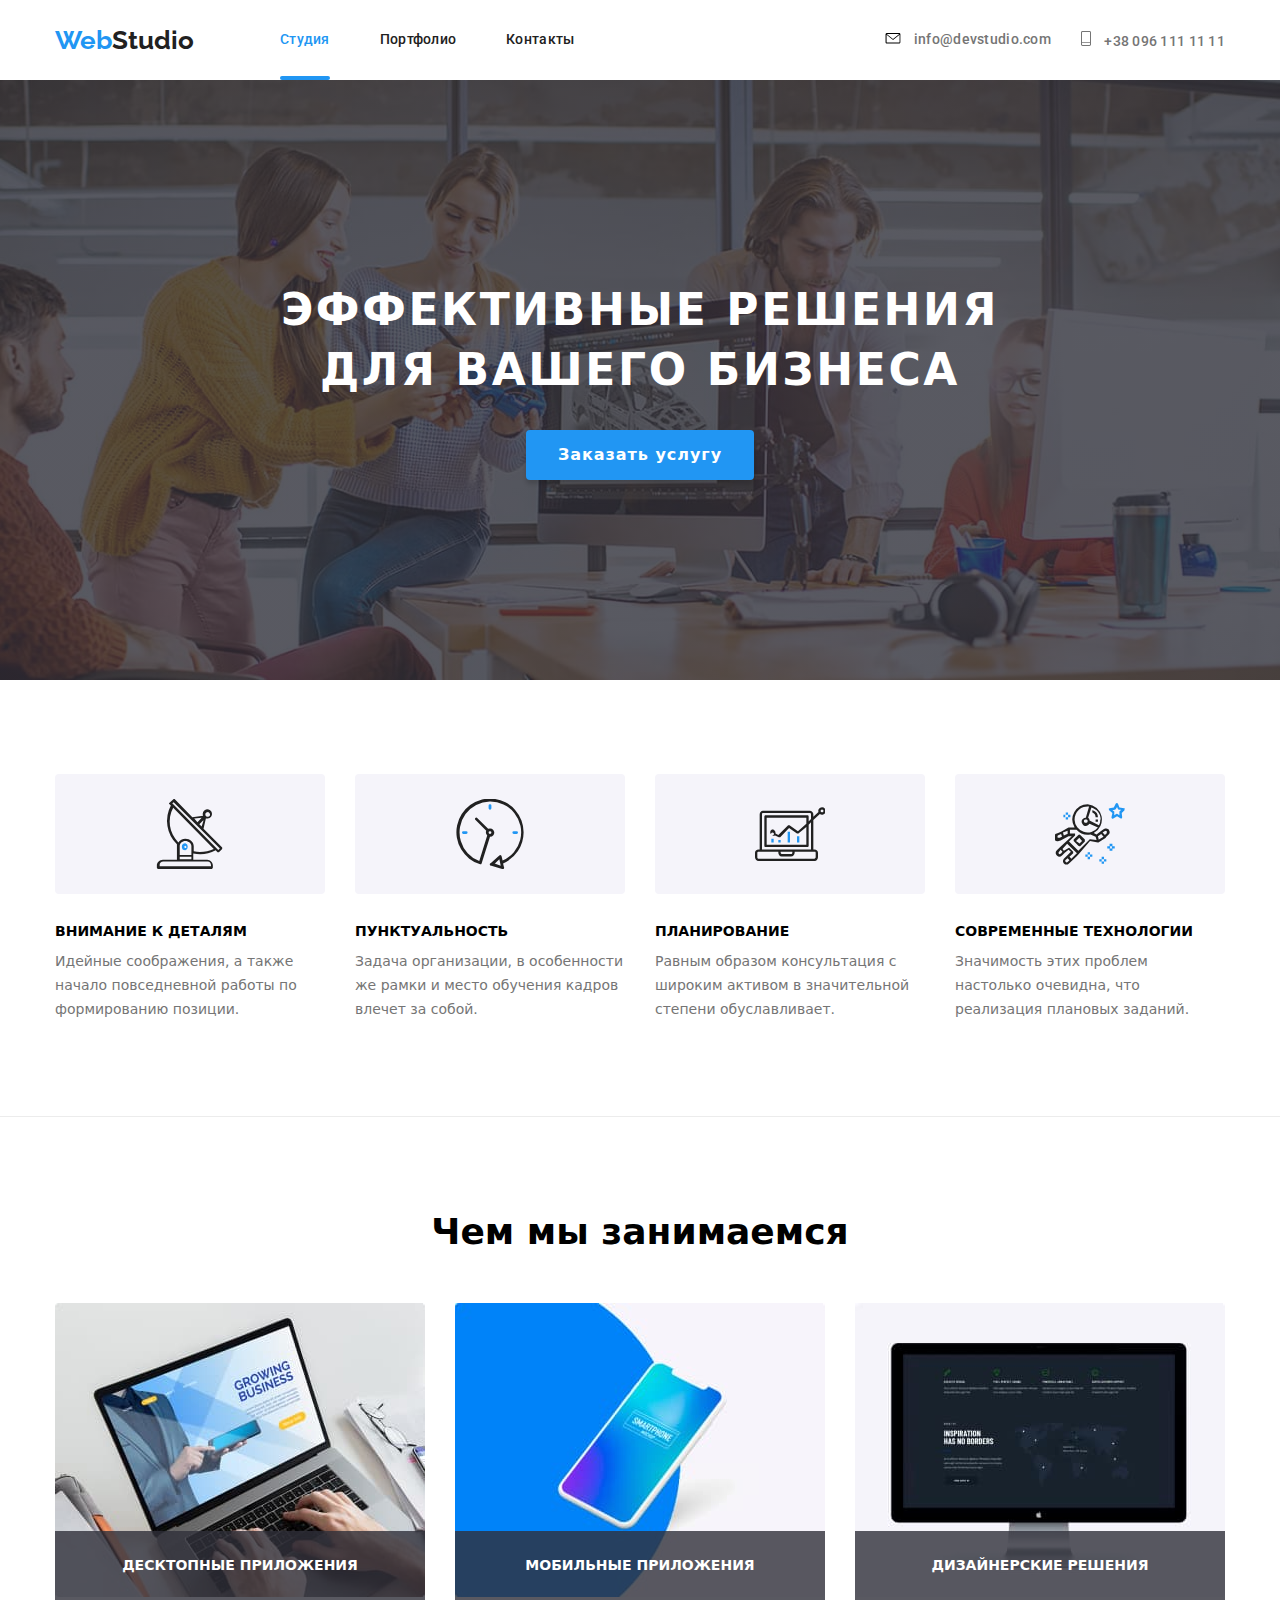
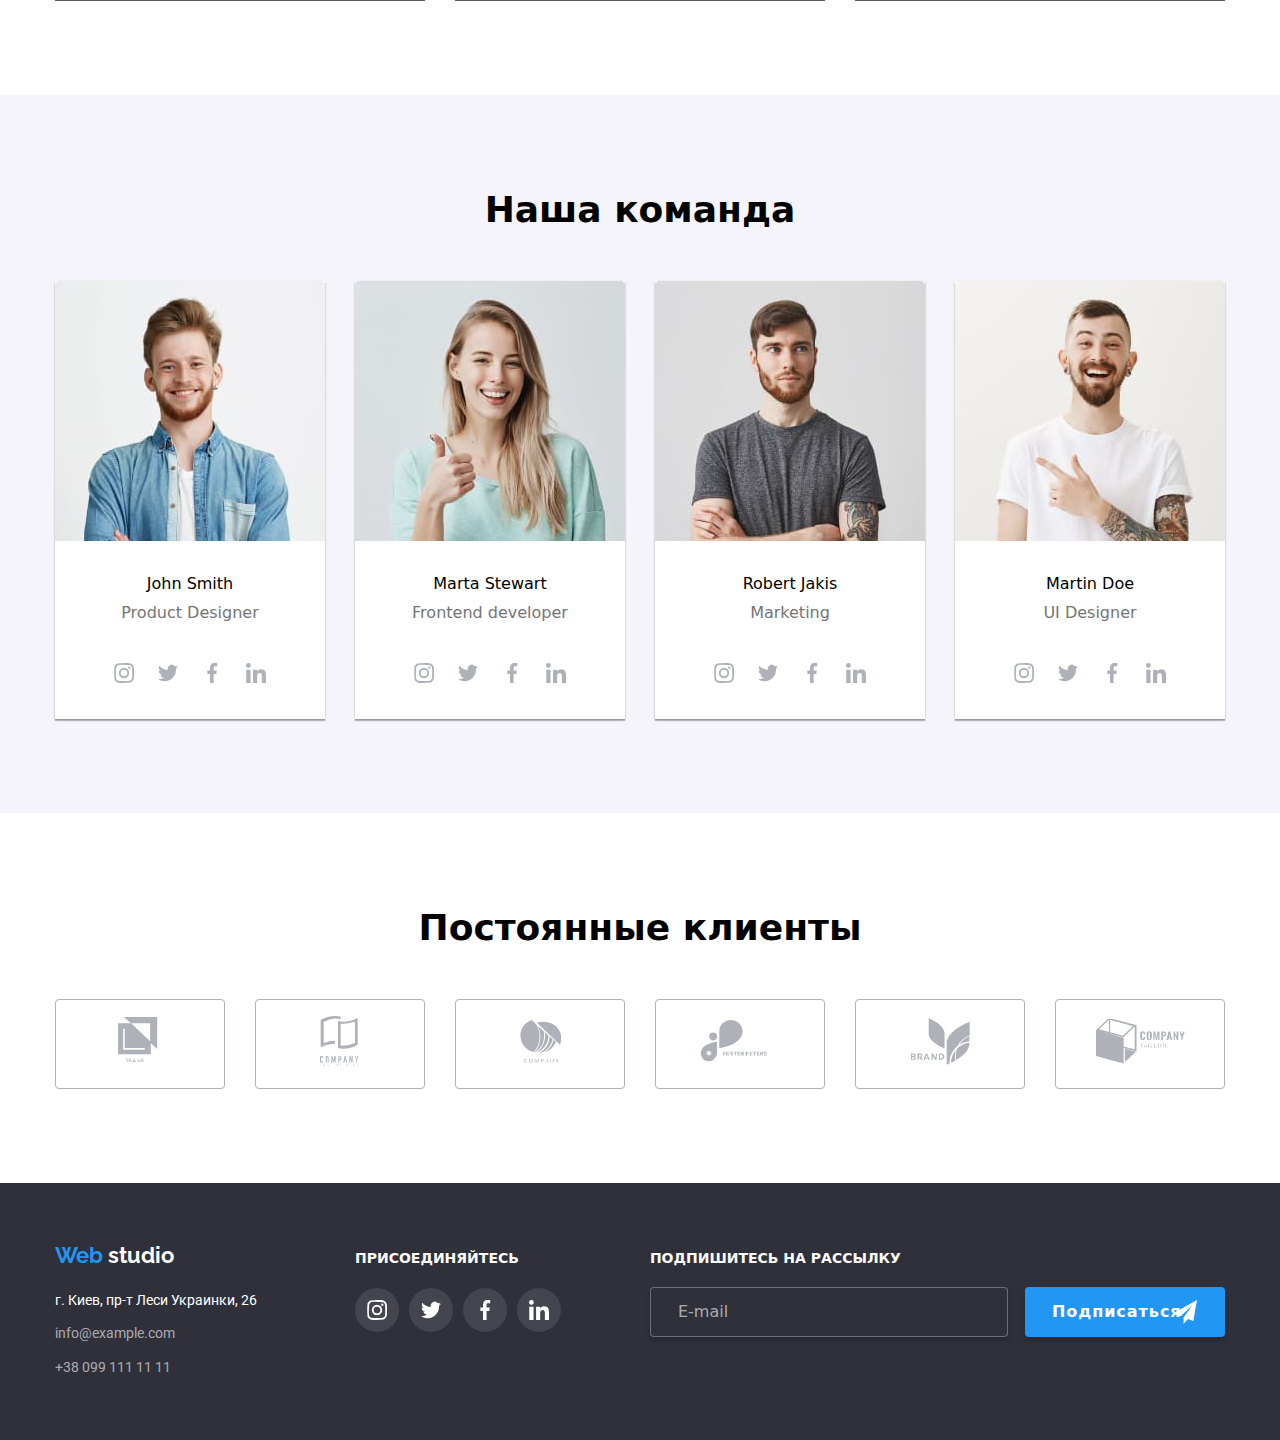
<file: index.html>
<!DOCTYPE html>
<html lang="ru">
  <head>
    <meta charset="UTF-8" />
    <meta name="viewport" content="width=device-width, initial-scale=1.0" />
    <title>Web studio</title>
    <link
      href="https://fonts.googleapis.com/css2?family=Raleway:wght@700&family=Roboto:wght@400;500;700;900&display=swap"
      rel="stylesheet"
    />
    <link rel="stylesheet" href="./css/main.min.css" />
  </head>

  <body class="page">
    <!--Шапка профиля-->
    <header class="header">
      <div class="container main-nav">
        <a href="#" lang="en" class="logo link">
          <span class="logo-text">Web</span>Studio
        </a>

        <ul class="site-nav list">
          <li class="nav-item">
            <a href="./index.html" class="link current">Студия</a>
          </li>
          <li class="nav-item">
            <a href="./portfolio.html" class="link">Портфолио</a>
          </li>
          <li class="nav-item">
            <a href="#" class="link">Контакты</a>
          </li>
        </ul>

        <ul class="list flex-contacts">
          <li class="contacts-item">
            <a href="mailto:info@devstudio.com" class="header-link">
              <svg class="envelope" width="16" height="11.2">
                <use href="./images/sprite.svg#icon-envelope"></use>
              </svg>
              info@devstudio.com</a
            >
          </li>
          <li class="contacts-item">
            <a href="tel:+380961111111" class="header-link">
              <svg class="phone" width="10" height="15">
                <use href="./images/sprite.svg#icon-phone"></use>
              </svg>
              +38 096 111 11 11</a
            >
          </li>
        </ul>
      </div>
    </header>

    <!--Главный и основной контент этой страницы-->
    <main>
      <!--Герой страницы-->
      <section class="hero">
        <div class="overlay">
          <h1 class="title">
            эффективные решения <br />
            для вашего бизнеса
          </h1>
          <button type="button" class="hero-button" data-modal-open>
            Заказать услугу
          </button>
        </div>
        <div class="backdrop is-hidden" data-modal>
          <div class="modal">
            <form class="form" autocomplete="off">
              <b class="form-title">Оставьте свои данные, мы вам перезвоним</b>

              <div class="form-field">
                <input
                  id="person"
                  type="text"
                  class="modal-input"
                  name="name"
                  placeholder=" "
                />
                <label for="person" class="form-label"> Имя</label>
                <svg class="icon-modal" width="18" height="18">
                  <use href="./images/sprite.svg#icon-person"></use>
                </svg>
              </div>
              <div class="form-field">
                <input
                  id="phone"
                  type="text"
                  class="modal-input"
                  name="phone"
                  placeholder=" "
                />
                <label for="phone" class="form-label"> Телефон</label>
                <svg class="icon-modal" width="18" height="18">
                  <use href="./images/sprite.svg#icon-phone-black"></use>
                </svg>
              </div>
              <div class="form-field">
                <input
                  id="email"
                  type="text"
                  class="modal-input tel"
                  name="email"
                  placeholder=" "
                />
                <label for="email" class="form-label"> Почта</label>
                <svg class="icon-modal" width="18" height="18">
                  <use href="./images/sprite.svg#icon-email-black"></use>
                </svg>
              </div>
              <div class="form-field">
                <textarea
                  name="coment"
                  id="textarea"
                  rows="6"
                  class="textarea"
                  placeholder="  "
                ></textarea>
                <label for="textarea" class="textarea-label">
                  Комментарий</label
                >
              </div>

              <div class="terms-field">
                <label class="label-checkbox">
                  <input
                    type="checkbox"
                    name="checkbox"
                    class="input-checkbox"
                  />
                  <span class="icon-checkbox"></span>

                  Соглашаюсь с рассылкой и принимаю
                  <a href="#" class="link terms"> Условия договора</a>
                </label>
              </div>
              <button type="submit" class="button-submit">Отправить</button>
            </form>
            <button data-modal-close class="modal-btn">
              <svg class="icon-close" width="18" height="18">
                <use href="./images/sprite.svg#icon-close"></use>
              </svg>
            </button>
          </div>
        </div>
      </section>
      <!--Наши преимущества-->
      <section class="section features">
        <div class="container">
          <h2 class="section-title visually-hidden">Наши преимущества</h2>
          <ul class="features-list">
            <li class="feature-item">
              <div class="feature-icon">
                <svg class="antenna" width="70" height="70">
                  <use href="./images/sprite.svg#icon-antenna"></use>
                </svg>
              </div>
              <h3 class="features-title">Внимание к деталям</h3>
              <p class="features-text">
                Идейные соображения, а также начало повседневной работы по
                формированию позиции.
              </p>
            </li>
            <li class="feature-item">
              <div class="feature-icon">
                <svg class="clock" width="70" height="70">
                  <use href="./images/sprite.svg#icon-clock"></use>
                </svg>
              </div>
              <h3 class="features-title">Пунктуальность</h3>
              <p class="features-text">
                Задача организации, в особенности же рамки и место обучения
                кадров влечет за собой.
              </p>
            </li>
            <li class="feature-item">
              <div class="feature-icon">
                <svg class="computer" width="70" height="70">
                  <use href="./images/sprite.svg#icon-computer"></use>
                </svg>
              </div>
              <h3 class="features-title">Планирование</h3>
              <p class="features-text">
                Равным образом консультация с широким активом в значительной
                степени обуславливает.
              </p>
            </li>
            <li class="feature-item">
              <div class="feature-icon">
                <svg class="astronaut" width="70" height="70">
                  <use href="./images/sprite.svg#icon-astronaut"></use>
                </svg>
              </div>
              <h3 class="features-title">Современные технологии</h3>
              <p class="features-text">
                Значимость этих проблем настолько очевидна, что реализация
                плановых заданий.
              </p>
            </li>
          </ul>
        </div>
      </section>
      <!--Секция о деятельности студии-->
      <section class="section work">
        <div class="container">
          <h2 class="section-title">Чем мы занимаемся</h2>
          <ul class="work-list">
            <li class="work-item laptop-img">
              <img
                src="./images/laptop.jpg"
                alt="Ноутбук"
                width="370"
                height="294"
              />
              <h3 class="work-title">Десктопные приложения</h3>
            </li>
            <li class="work-item phone-img">
              <img
                src="./images/smartphone.jpg"
                alt="Телефон"
                width="370"
                height="294"
              />
              <h3 class="work-title">Мобильные приложения</h3>
            </li>
            <li class="work-item pc-img">
              <img
                src="./images/computer.jpg"
                alt="Компьютер"
                width="370"
                height="294"
              />
              <h3 class="work-title">Дизайнерские решения</h3>
            </li>
          </ul>
        </div>
      </section>
      <!--Секция о сотрудниках студии-->
      <section class="section worker">
        <div class="container">
          <h2 class="section-title">Наша команда</h2>
          <ul class="worker-list">
            <li class="worker-item">
              <img
                src="./images/smith.jpg"
                width="270"
                height="260"
                alt="Джон Смит"
              />

              <h3 lang="en" class="worker-title">John Smith</h3>
              <p lang="en" class="worker-text">Product Designer</p>

              <ul class="list social-list">
                <li class="social-item">
                  <a href="#" aria-label="Ссылка на Инстаграм" class="link">
                    <svg class="instagram icon-socials" width="20" height="20">
                      <use href="./images/sprite.svg#icon-instagram"></use>
                    </svg>
                  </a>
                </li>
                <li class="social-item">
                  <a href="#" aria-label="Ссылка на Твитер" class="link">
                    <svg class="twitter icon-socials" width="20" height="20">
                      <use href="./images/sprite.svg#icon-twitter"></use>
                    </svg>
                  </a>
                </li>
                <li class="social-item">
                  <a
                    href="#"
                    aria-label="Ссылка на Фейсбук"
                    class="link social-link"
                  >
                    <svg class="facebook icon-socials" width="20" height="20">
                      <use href="./images/sprite.svg#icon-facebook"></use></svg
                  ></a>
                </li>
                <li class="social-item">
                  <a href="#" aria-label="Ссылка на Линкедин" class="link">
                    <svg class="linkedin icon-socials" width="20" height="20">
                      <use href="./images/sprite.svg#icon-linkedin"></use></svg
                  ></a>
                </li>
              </ul>
            </li>
            <li class="worker-item">
              <img
                src="./images/stewart.jpg"
                width="270"
                height="260"
                alt="Марта Стюарт"
              />

              <h3 lang="en" class="worker-title">Marta Stewart</h3>
              <p lang="en" class="worker-text">Frontend developer</p>
              <ul class="list social-list">
                <li class="social-item">
                  <a href="#" aria-label="Ссылка на Инстаграм" class="link">
                    <svg class="instagram icon-socials" width="20" height="20">
                      <use href="./images/sprite.svg#icon-instagram"></use>
                    </svg>
                  </a>
                </li>
                <li class="social-item">
                  <a href="#" aria-label="Ссылка на Твитер" class="link">
                    <svg class="twitter icon-socials" width="20" height="20">
                      <use href="./images/sprite.svg#icon-twitter"></use>
                    </svg>
                  </a>
                </li>
                <li class="social-item">
                  <a href="#" aria-label="Ссылка на Фейсбук" class="link">
                    <svg class="facebook icon-socials" width="20" height="20">
                      <use href="./images/sprite.svg#icon-facebook"></use></svg
                  ></a>
                </li>
                <li class="social-item">
                  <a href="#" aria-label="Ссылка на Линкедин" class="link">
                    <svg class="linkedin icon-socials" width="20" height="20">
                      <use href="./images/sprite.svg#icon-linkedin"></use></svg
                  ></a>
                </li>
              </ul>
            </li>
            <li class="worker-item">
              <img
                src="./images/jakis.jpg"
                width="270"
                height="260"
                alt="Роберт Джакис"
              />

              <h3 lang="en" class="worker-title">Robert Jakis</h3>
              <p lang="en" class="worker-text">Marketing</p>
              <ul class="list social-list">
                <li class="social-item">
                  <a href="#" aria-label="Ссылка на Инстаграм" class="link">
                    <svg class="instagram icon-socials" width="20" height="20">
                      <use href="./images/sprite.svg#icon-instagram"></use>
                    </svg>
                  </a>
                </li>
                <li class="social-item">
                  <a href="#" aria-label="Ссылка на Твитер" class="link">
                    <svg class="twitter icon-socials" width="20" height="20">
                      <use href="./images/sprite.svg#icon-twitter"></use>
                    </svg>
                  </a>
                </li>
                <li class="social-item">
                  <a href="#" aria-label="Ссылка на Фейсбук" class="link">
                    <svg class="facebook icon-socials" width="20" height="20">
                      <use href="./images/sprite.svg#icon-facebook"></use></svg
                  ></a>
                </li>
                <li class="social-item">
                  <a href="#" aria-label="Ссылка на Линкедин" class="link">
                    <svg class="linkedin icon-socials" width="20" height="20">
                      <use href="./images/sprite.svg#icon-linkedin"></use></svg
                  ></a>
                </li>
              </ul>
            </li>
            <li class="worker-item">
              <img
                src="./images/doe.jpg"
                width="270"
                height="260"
                alt="Мартин Дое"
              />

              <h3 lang="en" class="worker-title">Martin Doe</h3>
              <p lang="en" class="worker-text">UI Designer</p>
              <ul class="list social-list">
                <li class="social-item">
                  <a href="#" aria-label="Ссылка на Инстаграм" class="link">
                    <svg class="instagram icon-socials" width="20" height="20">
                      <use href="./images/sprite.svg#icon-instagram"></use>
                    </svg>
                  </a>
                </li>
                <li class="social-item">
                  <a href="#" aria-label="Ссылка на Твитер" class="link">
                    <svg class="twitter icon-socials" width="20" height="20">
                      <use href="./images/sprite.svg#icon-twitter"></use>
                    </svg>
                  </a>
                </li>
                <li class="social-item">
                  <a href="#" aria-label="Ссылка на Фейсбук" class="link">
                    <svg class="facebook icon-socials" width="20" height="20">
                      <use href="./images/sprite.svg#icon-facebook"></use></svg
                  ></a>
                </li>
                <li class="social-item">
                  <a href="#" aria-label="Ссылка на Линкедин" class="link">
                    <svg class="linkedin icon-socials" width="20" height="20">
                      <use href="./images/sprite.svg#icon-linkedin"></use></svg
                  ></a>
                </li>
              </ul>
            </li>
          </ul>
        </div>
      </section>
      <!--Секция о постоянных клиентах-->
      <section class="section clients">
        <div class="container">
          <h2 class="section-title">Постоянные клиенты</h2>
          <ul class="users list">
            <li class="user-item">
              <a href="#" class="link">
                <svg class="icon-yaco icon" width="45" height="50">
                  <use href="./images/sprite.svg#icon-yaco"></use>
                </svg>
              </a>
            </li>
            <li class="user-item">
              <a href="#" class="link">
                <svg class="icon-tagline icon" width="40" height="52">
                  <use href="./images/sprite.svg#icon-tagline"></use>
                </svg>
              </a>
            </li>
            <li class="user-item">
              <a href="#" class="link">
                <svg class="icon-company icon" width="41" height="43">
                  <use href="./images/sprite.svg#icon-company"></use>
                </svg>
              </a>
            </li>
            <li class="user-item">
              <a href="#" class="link">
                <svg class="icon-foster icon" width="80" height="42">
                  <use href="./images/sprite.svg#icon-foster"></use>
                </svg>
              </a>
            </li>
            <li class="user-item">
              <a href="#" class="link">
                <svg class="icon-brand icon" width="59" height="47">
                  <use href="./images/sprite.svg#icon-brand"></use>
                </svg>
              </a>
            </li>
            <li class="user-item">
              <a href="#" class="link">
                <svg class="icon-companytag icon" width="89" height="46">
                  <use href="./images/sprite.svg#icon-companytag"></use>
                </svg>
              </a>
            </li>
          </ul>
        </div>
      </section>
    </main>
    <!--Подвал страницы-->
    <footer class="footer-page">
      <div class="container footer">
        <div class="contacts">
          <a href="#" lang="en" class="footer-logo link">
            <span class="logo-text">Web</span> studio</a
          >
          <address>
            <ul class="list-footer">
              <li class="address-item">
                <a href="#" class="address link"
                  >г. Киев, пр-т Леси Украинки, 26</a
                >
              </li>
              <li class="address-item">
                <a href="mailto:info@example.com" class="address-link link">
                  info@example.com</a
                >
              </li>
              <li class="address-item">
                <a href="tel:380991111111" class="address-link link"
                  >+38 099 111 11 11</a
                >
              </li>
            </ul>
          </address>
        </div>
        <div class="socials">
          <b class="join">Присоединяйтесь</b>
          <ul class="list social-list footer">
            <li class="social-item footer">
              <a href="#" aria-label="Ссылка на Инстаграм" class="social-link">
                <svg class="instagram icon-footer" width="20" height="20">
                  <use href="./images/sprite.svg#icon-instagram"></use>
                </svg>
              </a>
            </li>
            <li class="social-item footer">
              <a href="#" aria-label="Ссылка на Твитер" class="social-link">
                <svg class="twitter icon-footer" width="20" height="20">
                  <use href="./images/sprite.svg#icon-twitter"></use>
                </svg>
              </a>
            </li>
            <li class="social-item footer">
              <a href="#" aria-label="Ссылка на Фейсбук" class="social-link">
                <svg class="facebook icon-footer" width="20" height="20">
                  <use href="./images/sprite.svg#icon-facebook"></use></svg
              ></a>
            </li>
            <li class="social-item footer">
              <a href="#" aria-label="Ссылка на Линкедин" class="social-link">
                <svg class="linkedin icon-footer" width="20" height="20">
                  <use href="./images/sprite.svg#icon-linkedin"></use></svg
              ></a>
            </li>
          </ul>
        </div>
        <div class="join-form">
          <b class="join">Подпишитесь на рассылку</b>
          <form action="#">
            <input
              type="email"
              name="email"
              placeholder="E-mail"
              class="form-input"
            />
            <button type="submit" class="submit-btn">
              Подписаться
              <svg class="icon-send" width="24" height="24">
                <use href="./images/sprite.svg#icon-send"></use>
              </svg>
            </button>
          </form>
        </div>
      </div>
      <!-- <p class="copyright container">2020 | Developed by GoIT Students</p> -->
    </footer>
    <script src="./js/modal.js"></script>
  </body>
</html>
</file>
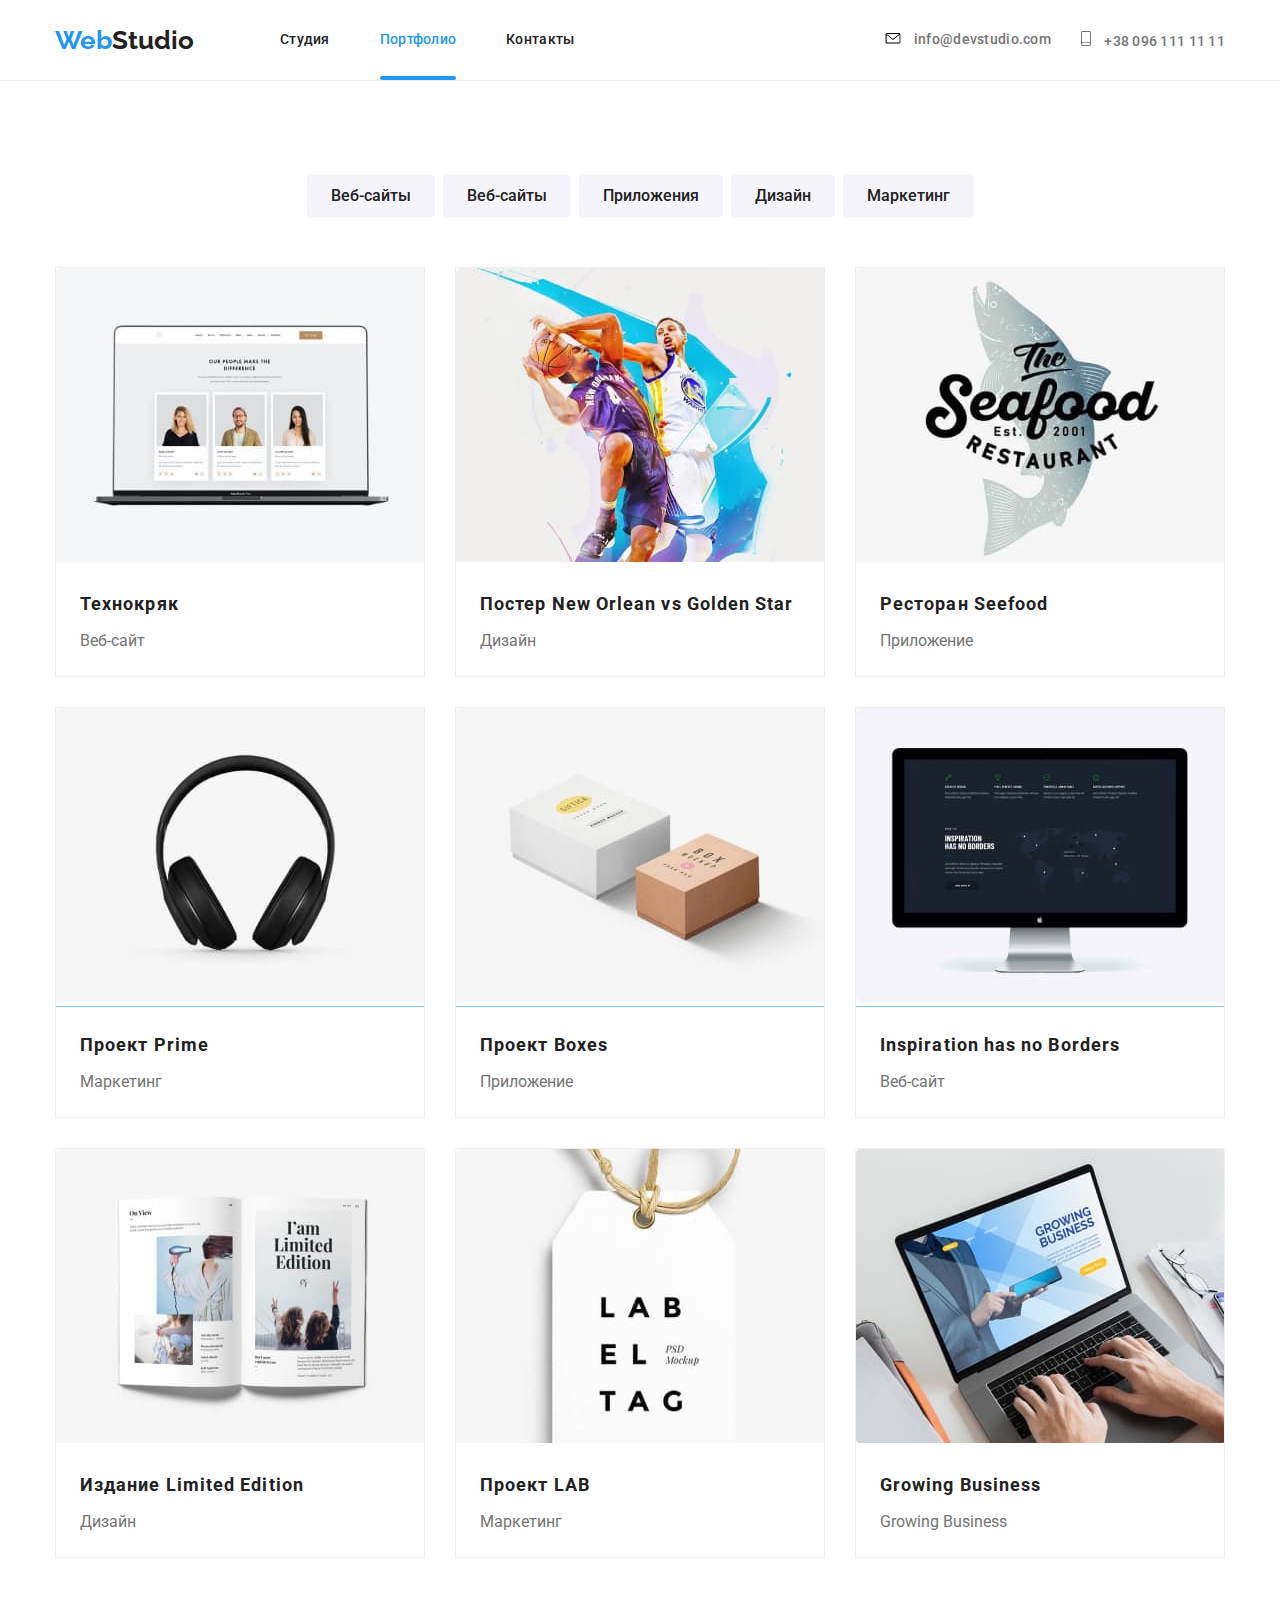
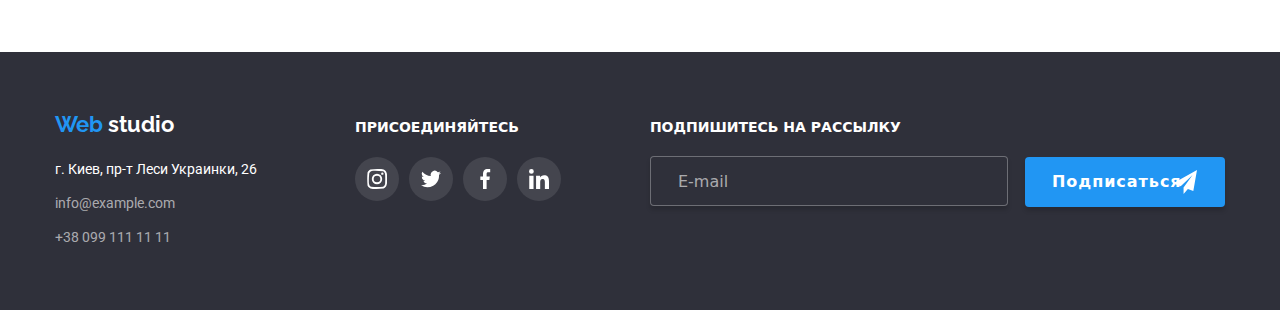
<file: portfolio.html>
<!DOCTYPE html>
<html lang="ru">
  <head>
    <meta charset="UTF-8" />
    <meta name="viewport" content="width=device-width, initial-scale=1.0" />
    <title>Web studio</title>
    <link
      href="https://fonts.googleapis.com/css2?family=Raleway:wght@700&family=Roboto:wght@400;500;700;900&display=swap"
      rel="stylesheet"
    />
    <link rel="stylesheet" href="./css/portfolio.min.css" />
  </head>

  <body class="page">
    <!--Шапка профиля-->
    <header class="header">
      <div class="container main-nav">
        <a href="#" lang="en" class="logo link">
          <span class="logo-text">Web</span>Studio
        </a>

        <ul class="site-nav list">
          <li class="nav-item">
            <a href="./index.html" class="link">Студия</a>
          </li>
          <li class="nav-item">
            <a href="./portfolio.html" class="link current">Портфолио</a>
          </li>
          <li class="nav-item">
            <a href="#" class="link">Контакты</a>
          </li>
        </ul>

        <ul class="list flex-contacts">
          <li class="contacts-item">
            <a href="mailto:info@devstudio.com" class="header-link">
              <svg class="envelope" width="16" height="11.2">
                <use href="./images/sprite.svg#icon-envelope"></use>
              </svg>
              info@devstudio.com</a
            >
          </li>
          <li class="contacts-item">
            <a href="tel:+380961111111" class="header-link">
              <svg class="phone" width="10" height="15">
                <use href="./images/sprite.svg#icon-phone"></use>
              </svg>
              +38 096 111 11 11</a
            >
          </li>
        </ul>
      </div>
    </header>

    <!-- Примеры работ -->
    <section class="section projects">
      <div class="container">
        <h1 class="section-title visually-hidden">Примеры работ</h1>
        <!-- Навигация нашей секции -->
        <nav class="btn">
          <ul class="list button-list">
            <li class="btn-item">
              <button type="button" class="button">Веб-сайты</button>
            </li>
            <li class="btn-item">
              <button type="button" class="button">Веб-сайты</button>
            </li>
            <li class="btn-item">
              <button type="button" class="button">Приложения</button>
            </li>
            <li class="btn-item">
              <button type="button" class="button">Дизайн</button>
            </li>
            <li class="btn-item">
              <button type="button" class="button">Маркетинг</button>
            </li>
          </ul>
        </nav>
        <!-- Примеры работ -->
        <ul class="example list">
          <li class="example-item techno-example">
            <a href="#" class="link">
              <div class="content-img">
                <img
                  src="./images/techno.jpg"
                  width="370"
                  height="294"
                  alt="Веб страница"
                  class="portfolio-link"
                />
                <p class="content-text">
                  Технокряк это современная площадка распространения
                  коронавируса. Компании используют эту платформу для цифрового
                  шпионажа и атак на защищённые сервера конкурентов.
                </p>
              </div>
              <div class="examples">
                <h2 class="example-title">Технокряк</h2>
                <p class="example-text">Веб-сайт</p>
              </div>
            </a>
          </li>
          <li class="example-item neworlean-example">
            <a href="#" class="link">
              <div class="content-img">
                <img
                  src="./images/neworlean.jpg"
                  width="370"
                  height="294"
                  alt="Постер с баскетболистами"
                  class="portfolio-link"
                />
                <p class="content-text">
                  Технокряк это современная площадка распространения
                  коронавируса. Компании используют эту платформу для цифрового
                  шпионажа и атак на защищённые сервера конкурентов.
                </p>
              </div>
              <div class="examples">
                <h2 class="example-title">
                  Постер New Orlean vs Golden Star
                </h2>
                <p class="example-text">Дизайн</p>
              </div>
            </a>
          </li>
          <li class="example-item seafood-example">
            <a href="#" class="link">
              <div class="content-img">
                <img
                  src="./images/seafood.jpg"
                  width="370"
                  height="294"
                  alt="Логотип ресторана"
                  class="portfolio-link"
                />
                <p class="content-text">
                  Технокряк это современная площадка распространения
                  коронавируса. Компании используют эту платформу для цифрового
                  шпионажа и атак на защищённые сервера конкурентов.
                </p>
              </div>
              <div class="examples">
                <h2 class="example-title">Ресторан Seefood</h2>
                <p class="example-text">Приложение</p>
              </div>
            </a>
          </li>
          <li class="example-item prime-example">
            <a href="#" class="link">
              <div class="content-img">
                <img
                  src="./images/prime.jpg"
                  width="370"
                  height="294"
                  alt="Наушники"
                  class="portfolio-link"
                />
                <p class="content-text">
                  Технокряк это современная площадка распространения
                  коронавируса. Компании используют эту платформу для цифрового
                  шпионажа и атак на защищённые сервера конкурентов.
                </p>
              </div>
              <div class="examples">
                <h2 class="example-title">Проект Prime</h2>
                <p class="example-text">Маркетинг</p>
              </div>
            </a>
          </li>
          <li class="example-item boxes-example">
            <a href="#" class="link">
              <div class="content-img">
                <img
                  src="./images/boxes.jpg"
                  width="370"
                  height="294"
                  alt="Фото коробок"
                  class="portfolio-link"
                />
                <p class="content-text">
                  Технокряк это современная площадка распространения
                  коронавируса. Компании используют эту платформу для цифрового
                  шпионажа и атак на защищённые сервера конкурентов.
                </p>
              </div>
              <div class="examples">
                <h2 class="example-title">Проект Boxes</h2>
                <p class="example-text">Приложение</p>
              </div>
            </a>
          </li>
          <li class="example-item computer-example">
            <a href="#" class="link">
              <div class="content-img">
                <img
                  src="./images/computer.jpg"
                  width="370"
                  height="294"
                  alt="Компьютер"
                  class="portfolio-link"
                />
                <p class="content-text">
                  Технокряк это современная площадка распространения
                  коронавируса. Компании используют эту платформу для цифрового
                  шпионажа и атак на защищённые сервера конкурентов.
                </p>
              </div>
              <div class="examples">
                <h2 class="example-title">Inspiration has no Borders</h2>
                <p class="example-text">Веб-сайт</p>
              </div>
            </a>
          </li>
          <li class="example-item limited-example">
            <a href="#" class="link">
              <div class="content-img">
                <img
                  src="./images/limited.jpg"
                  width="370"
                  height="294"
                  alt="Журнал"
                  class="portfolio-link"
                />
                <p class="content-text">
                  Технокряк это современная площадка распространения
                  коронавируса. Компании используют эту платформу для цифрового
                  шпионажа и атак на защищённые сервера конкурентов.
                </p>
              </div>
              <div class="examples">
                <h2 class="example-title">Издание Limited Edition</h2>
                <p class="example-text">Дизайн</p>
              </div>
            </a>
          </li>
          <li class="example-item lab-example">
            <a href="#" class="link">
              <div class="content-img">
                <img
                  src="./images/lab.jpg"
                  width="370"
                  height="294"
                  alt="Брелок"
                  class="portfolio-link"
                />
                <p class="content-text">
                  Технокряк это современная площадка распространения
                  коронавируса. Компании используют эту платформу для цифрового
                  шпионажа и атак на защищённые сервера конкурентов.
                </p>
              </div>
              <div class="examples">
                <h2 class="example-title">Проект LAB</h2>
                <p class="example-text">Маркетинг</p>
              </div>
            </a>
          </li>
          <li class="example-item laptop-example">
            <a href="#" class="link">
              <div class="content-img">
                <img
                  src="./images/laptop.jpg"
                  width="370"
                  height="294"
                  alt="Ноутбук"
                  class="portfolio-link"
                />
                <p class="content-text">
                  Технокряк это современная площадка распространения
                  коронавируса. Компании используют эту платформу для цифрового
                  шпионажа и атак на защищённые сервера конкурентов.
                </p>
              </div>
              <div class="examples">
                <h2 class="example-title">Growing Business</h2>
                <p class="example-text">Growing Business</p>
              </div>
            </a>
          </li>
        </ul>
      </div>
    </section>
    <!--Подвал страницы-->
    <footer class="footer-page">
      <div class="container footer">
        <div class="contacts">
          <a href="#" lang="en" class="footer-logo link">
            <span class="logo-text">Web</span> studio</a
          >
          <address>
            <ul class="list-footer">
              <li class="address-item">
                <a href="#" class="address link"
                  >г. Киев, пр-т Леси Украинки, 26</a
                >
              </li>
              <li class="address-item">
                <a href="mailto:info@example.com" class="address-link link">
                  info@example.com</a
                >
              </li>
              <li class="address-item">
                <a href="tel:380991111111" class="address-link link"
                  >+38 099 111 11 11</a
                >
              </li>
            </ul>
          </address>
        </div>
        <div class="socials">
          <b class="join">Присоединяйтесь</b>
          <ul class="list social-list footer">
            <li class="social-item footer">
              <a href="#" aria-label="Ссылка на Инстаграм" class="social-link">
                <svg class="instagram icon-footer" width="20" height="20">
                  <use href="./images/sprite.svg#icon-instagram"></use>
                </svg>
              </a>
            </li>
            <li class="social-item footer">
              <a href="#" aria-label="Ссылка на Твитер" class="social-link">
                <svg class="twitter icon-footer" width="20" height="20">
                  <use href="./images/sprite.svg#icon-twitter"></use>
                </svg>
              </a>
            </li>
            <li class="social-item footer">
              <a href="#" aria-label="Ссылка на Фейсбук" class="social-link">
                <svg class="facebook icon-footer" width="20" height="20">
                  <use href="./images/sprite.svg#icon-facebook"></use></svg
              ></a>
            </li>
            <li class="social-item footer">
              <a href="#" aria-label="Ссылка на Линкедин" class="social-link">
                <svg class="linkedin icon-footer" width="20" height="20">
                  <use href="./images/sprite.svg#icon-linkedin"></use></svg
              ></a>
            </li>
          </ul>
        </div>
        <div class="join-form">
          <b class="join">Подпишитесь на рассылку</b>
          <form action="#">
            <input
              type="email"
              name="email"
              placeholder="E-mail"
              class="form-input"
            />
            <button type="submit" class="submit-btn">
              Подписаться
              <svg class="icon-send" width="24" height="24">
                <use href="./images/sprite.svg#icon-send"></use>
              </svg>
            </button>
          </form>
        </div>
      </div>
      <!-- <p class="copyright container">2020 | Developed by GoIT Students</p> -->
    </footer>
  </body>
</html>
</file>
<file: css/main.min.css>
.logo,.site-nav .link,.header-link,.link.terms,.social-item>.link,.footer-logo,.address,.address-link,.social-item.footer,.social-link{display:block;font-family:roboto,sans-serif;text-decoration:none;cursor:pointer}.site-nav,.flex-contacts,.features-list,.work-list,.worker-list,.social-list,.users,.list-footer,.social-list.footer{padding-left:0;margin-top:0;margin-bottom:0;list-style:none}.features,.work,.worker,.clients{padding-top:94px;padding-bottom:94px}.main-nav,.container,.footer{width:1200px;padding-left:15px;padding-right:15px;margin-right:auto;margin-left:auto}.section-title.visually-hidden{position:absolute;width:1px;height:1px;margin:-1px;border:0px;padding:0px;clip:rect(0 0 0 0);overflow:hidden}/*! modern-normalize v0.6.0 | MIT License | https://github.com/sindresorhus/modern-normalize */*,*::before,*::after{-webkit-box-sizing:border-box;box-sizing:border-box}:root{-moz-tab-size:4;-o-tab-size:4;tab-size:4}html{line-height:1.15;-webkit-text-size-adjust:100%}body{margin:0}body{font-family:system-ui,-apple-system,"Segoe UI",Roboto,Helvetica,Arial,sans-serif,"Apple Color Emoji","Segoe UI Emoji"}hr{height:0}abbr[title]{-webkit-text-decoration:underline dotted;text-decoration:underline dotted}b,strong{font-weight:bolder}code,kbd,samp,pre{font-family:SFMono-Regular, Consolas, "Liberation Mono", Menlo, monospace;font-size:1em}small{font-size:80%}sub,sup{font-size:75%;line-height:0;position:relative;vertical-align:baseline}sub{bottom:-0.25em}sup{top:-0.5em}button,input,optgroup,select,textarea{font-family:inherit;font-size:100%;line-height:1.15;margin:0}button,select{text-transform:none}button,[type="button"],[type="reset"],[type="submit"]{-webkit-appearance:button}button::-moz-focus-inner,[type="button"]::-moz-focus-inner,[type="reset"]::-moz-focus-inner,[type="submit"]::-moz-focus-inner{border-style:none;padding:0}button:-moz-focusring,[type="button"]:-moz-focusring,[type="reset"]:-moz-focusring,[type="submit"]:-moz-focusring{outline:1px dotted ButtonText}fieldset{padding:0.35em 0.75em 0.625em}legend{padding:0}progress{vertical-align:baseline}[type="number"]::-webkit-inner-spin-button,[type="number"]::-webkit-outer-spin-button{height:auto}[type="search"]{-webkit-appearance:textfield;outline-offset:-2px}[type="search"]::-webkit-search-decoration{-webkit-appearance:none}::-webkit-file-upload-button{-webkit-appearance:button;font:inherit}summary{display:list-item}.main-nav{display:-webkit-box;display:-ms-flexbox;display:flex;-webkit-box-align:center;-ms-flex-align:center;align-items:center;min-height:80px}.logo{font-family:raleway, sans-serif;color:#212121;font-weight:700;font-size:26px;line-height:1.19;-webkit-transition:color 250ms cubic-bezier(0.4, 0, 0.2, 1);transition:color 250ms cubic-bezier(0.4, 0, 0.2, 1)}.logo:focus,.logo:hover{color:#2196f3}.logo-text{color:#2196f3}.site-nav{display:-webkit-box;display:-ms-flexbox;display:flex;margin-left:86px}.nav-item{margin-right:50px}.nav-item:last-child{margin-right:0}.site-nav .link{display:block;padding-top:10px;padding-bottom:10px;font-family:roboto,sans-serif;color:#212121;font-weight:500;font-size:14px;line-height:1.14;letter-spacing:0.02em;-webkit-transition:color 250ms cubic-bezier(0.4, 0, 0.2, 1);transition:color 250ms cubic-bezier(0.4, 0, 0.2, 1)}.site-nav .link:hover,.site-nav .link:focus{color:#2196f3}.site-nav .link.current{position:relative;color:#2196f3}.nav-item .current::after{content:"";position:absolute;width:100%;height:4px;top:27px;left:0;margin-top:27px;background:#2196f3;border-radius:2px}.flex-contacts{display:-webkit-box;display:-ms-flexbox;display:flex;-webkit-box-align:center;-ms-flex-align:center;align-items:center;margin-left:auto}.contacts-item{display:-webkit-box;display:-ms-flexbox;display:flex;margin-right:30px;-webkit-transition:color 250ms cubic-bezier(0.4, 0, 0.2, 1),fill 250ms cubic-bezier(0.4, 0, 0.2, 1);transition:color 250ms cubic-bezier(0.4, 0, 0.2, 1),fill 250ms cubic-bezier(0.4, 0, 0.2, 1)}.contacts-item:hover,.contacts-item:focus{color:#2196f3;fill:#2196f3}.contacts-item:last-child{margin-right:0}.header-link{font-weight:500;font-size:14px;line-height:1.14;letter-spacing:0.02em;color:#757575}.header-link:hover,.header-link:focus{color:#2196f3}.envelope{margin-right:10px;color:#757575}.contacts-item:hover .envelope,.contacts-item:focus .envelope{fill:#2196f3}.phone{margin-right:10px;fill:#757575}.contacts-item:hover .phone,.contacts-item:focus .phone{fill:#2196f3}.hero{text-align:center;background-color:#fff;background-image:-webkit-gradient(linear, left top, left bottom, from(rgba(47,48,58,0.8)), to(rgba(47,48,58,0.8))),url(../images/hero.jpg);background-image:linear-gradient(rgba(47,48,58,0.8), rgba(47,48,58,0.8)),url(../images/hero.jpg);background-position:center;max-width:1600px;height:600px;margin-right:auto;margin-left:auto;background-repeat:no-repeat;background-size:cover}.overlay{display:-webkit-box;display:-ms-flexbox;display:flex;-webkit-box-orient:vertical;-webkit-box-direction:normal;-ms-flex-direction:column;flex-direction:column;-webkit-box-pack:center;-ms-flex-pack:center;justify-content:center;-webkit-box-align:center;-ms-flex-align:center;align-items:center}.hero .title{margin-top:0;margin-bottom:30px;padding-top:200px;font-weight:900;font-size:44px;line-height:1.36;letter-spacing:0.06em;text-transform:uppercase;color:#fff}.hero-button{display:inline-block;padding:10px 32px;border-radius:4px;min-width:200px;height:50px;cursor:pointer;border:#2196f3;font-weight:700;font-size:16px;line-height:1.87;letter-spacing:0.06em;color:#fff;background-color:#2196f3;-webkit-box-shadow:0px 4px 4px rgba(0,0,0,0.15);box-shadow:0px 4px 4px rgba(0,0,0,0.15)}.backdrop{position:fixed;z-index:1;top:0;left:0;width:100%;height:100%;visibility:visible;opacity:1;background:rgba(0,0,0,0.2);-webkit-transition:opacity 250ms cubic-bezier(0.4, 0, 0.2, 1);transition:opacity 250ms cubic-bezier(0.4, 0, 0.2, 1)}.backdrop.is-hidden{opacity:0;pointer-events:none}.modal{position:absolute;top:50%;left:50%;-webkit-transform:translate(-50%, -50%) scale(1);transform:translate(-50%, -50%) scale(1);width:528px;height:581px;background:#fff;-webkit-box-shadow:0px 2px 1px rgba(0,0,0,0.2),0px 1px 1px rgba(0,0,0,0.14),0px 1px 3px rgba(0,0,0,0.12);box-shadow:0px 2px 1px rgba(0,0,0,0.2),0px 1px 1px rgba(0,0,0,0.14),0px 1px 3px rgba(0,0,0,0.12);border-radius:4px;-webkit-transition:-webkit-transform 250ms cubic-bezier(0.4, 0, 0.2, 1);transition:-webkit-transform 250ms cubic-bezier(0.4, 0, 0.2, 1);transition:transform 250ms cubic-bezier(0.4, 0, 0.2, 1);transition:transform 250ms cubic-bezier(0.4, 0, 0.2, 1), -webkit-transform 250ms cubic-bezier(0.4, 0, 0.2, 1)}.is-hidden .modal{-webkit-transform:translate(-50%, -50%) scale(0.7);transform:translate(-50%, -50%) scale(0.7)}.modal-btn{position:absolute;top:8px;right:8px;width:30px;height:30px;padding:0;border:1px solid rgba(0,0,0,0.1);border-radius:50%;background-color:#fff;cursor:pointer}.icon-close{position:absolute;top:50%;left:50%;-webkit-transform:translate(-50%, -50%);transform:translate(-50%, -50%)}.form{margin:40px;width:448px}.form-title{display:block;margin-top:40px;margin-bottom:30px;text-align:center;font-weight:700;font-size:20px}.form-field{position:relative;margin-bottom:30px}.form-field.terms{display:-webkit-box;display:-ms-flexbox;display:flex}.modal-input{display:block;width:100%;height:40px;padding:0 0 0 42px;cursor:pointer;border:1px solid rgba(33,33,33,0.2);border-radius:4px;-webkit-transition:border-color 250ms cubic-bezier(0.4, 0, 0.2, 1);transition:border-color 250ms cubic-bezier(0.4, 0, 0.2, 1)}.modal-input:focus,.modal-input:not(:placeholder-shown){border-color:#2196f3;outline:none}.form-label{position:absolute;top:50%;-webkit-transform:translateY(-50%);transform:translateY(-50%);left:42px;font-size:14px;line-height:1.14;letter-spacing:0.01em;color:#757575;-webkit-transition:color 250ms cubic-bezier(0.4, 0, 0.2, 1),-webkit-transform 250ms cubic-bezier(0.4, 0, 0.2, 1);transition:color 250ms cubic-bezier(0.4, 0, 0.2, 1),-webkit-transform 250ms cubic-bezier(0.4, 0, 0.2, 1);transition:transform 250ms cubic-bezier(0.4, 0, 0.2, 1),color 250ms cubic-bezier(0.4, 0, 0.2, 1);transition:transform 250ms cubic-bezier(0.4, 0, 0.2, 1),color 250ms cubic-bezier(0.4, 0, 0.2, 1),-webkit-transform 250ms cubic-bezier(0.4, 0, 0.2, 1)}.modal-input:focus+.form-label,.modal-input:not(:placeholder-shown)+.form-label{-webkit-transform:translate(-23px, -40px);transform:translate(-23px, -40px);color:#2196f3}.textarea{width:100%;resize:none;padding:12px 0 0 16px;cursor:pointer;white-space:nowrap;border:1px solid rgba(33,33,33,0.2);border-radius:4px;-webkit-transition:border-color 250ms cubic-bezier(0.4, 0, 0.2, 1);transition:border-color 250ms cubic-bezier(0.4, 0, 0.2, 1)}.textarea:focus,.textarea:not(:placeholder-shown){border-color:#2196f3;outline:none}.textarea-label{position:absolute;top:12px;left:16px;font-size:14px;line-height:1.14;letter-spacing:0.01em;color:#757575;-webkit-transition:color 250ms cubic-bezier(0.4, 0, 0.2, 1),-webkit-transform 250ms cubic-bezier(0.4, 0, 0.2, 1);transition:color 250ms cubic-bezier(0.4, 0, 0.2, 1),-webkit-transform 250ms cubic-bezier(0.4, 0, 0.2, 1);transition:transform 250ms cubic-bezier(0.4, 0, 0.2, 1),color 250ms cubic-bezier(0.4, 0, 0.2, 1);transition:transform 250ms cubic-bezier(0.4, 0, 0.2, 1),color 250ms cubic-bezier(0.4, 0, 0.2, 1),-webkit-transform 250ms cubic-bezier(0.4, 0, 0.2, 1)}.textarea:focus+.textarea-label,.textarea:not(:placeholder-shown)+.textarea-label{-webkit-transform:translateY(-35px);transform:translateY(-35px);color:#2196f3}.icon-modal{position:absolute;display:block;top:50%;-webkit-transform:translateY(-50%);transform:translateY(-50%);left:16px;margin-right:8px;-webkit-transition:fill 250ms cubic-bezier(0.4, 0, 0.2, 1);transition:fill 250ms cubic-bezier(0.4, 0, 0.2, 1)}.modal-input:focus ~ .icon-modal,.modal-input:not(:placeholder-shown) ~ .icon-modal{fill:#2196f3}.terms-field{width:100%;text-align:left}.label-checkbox{display:-webkit-box;display:-ms-flexbox;display:flex;font-size:14px;line-height:1.71;-webkit-box-align:center;-ms-flex-align:center;align-items:center;color:#757575;cursor:pointer}.input-checkbox{position:absolute;width:1px;height:1px;margin:-1px;border:0px;padding:0px;clip:rect(0 0 0 0);overflow:hidden}.icon-checkbox{display:inline-block;width:15px;height:15px;border-radius:2px;margin-right:8px;border:2px solid #212121;background-color:#fff;-webkit-transition:250ms cubic-bezier(0.4, 0, 0.2, 1);transition:250ms cubic-bezier(0.4, 0, 0.2, 1)}.input-checkbox:checked+.icon-checkbox{background-color:#2196f3;background-image:url(../images/check.svg);background-size:cover;border-radius:2px;border-color:#2196f3}.link.terms{display:block;margin-left:5px;color:#2196f3;text-decoration:underline;text-align:right}.button-submit{min-width:200px;height:50px;padding:0;margin-top:30px;margin-bottom:40px;cursor:pointer;font-weight:700;font-size:16px;line-height:1.87;text-align:center;letter-spacing:0.06em;color:#fff;border-color:#2196f3;background:#2196f3;-webkit-box-shadow:0px 4px 4px rgba(0,0,0,0.15);box-shadow:0px 4px 4px rgba(0,0,0,0.15);border-radius:4px;border:0}.features{border-bottom:1px solid #ececec}.features-list{display:-webkit-box;display:-ms-flexbox;display:flex}.feature-item{width:calc((100% - 90px) / 4);margin-right:30px}.feature-item:last-child{margin-right:0}.feature-icon{display:-webkit-box;display:-ms-flexbox;display:flex;-webkit-box-pack:center;-ms-flex-pack:center;justify-content:center;-webkit-box-align:center;-ms-flex-align:center;align-items:center;width:270px;height:120px;border-radius:4px;background-color:#f5f4fa}.section-title{margin-top:0;margin-bottom:50px;font-size:36px;line-height:1.16;text-align:center}.features-title{margin-top:30px;margin-bottom:10px;font-size:14px;line-height:1.14;text-transform:uppercase}.features-text{margin-top:0;margin-bottom:0;font-size:14px;line-height:1.71;color:#757575}.work-list{display:-webkit-box;display:-ms-flexbox;display:flex}.work-title{position:absolute;left:0;bottom:0;margin-top:0;margin-bottom:0;font-size:14px;line-height:1.14;text-align:center;text-transform:uppercase;color:#fff;background:rgba(47,48,58,0.8);width:100%;padding:27px 0}.work-item{position:relative;width:calc((100% - 60px) / 3);margin-right:30px}.work-item:last-child{margin-right:0}.worker{background-color:#f5f4fa}.worker-list{display:-webkit-box;display:-ms-flexbox;display:flex}.worker-item{width:calc((100% - 90px) / 4);margin-right:30px;background-color:#fff;-webkit-box-shadow:0px 2px 1px rgba(0,0,0,0.2),0px 1px 1px rgba(0,0,0,0.14),0px 1px 3px rgba(0,0,0,0.12);box-shadow:0px 2px 1px rgba(0,0,0,0.2),0px 1px 1px rgba(0,0,0,0.14),0px 1px 3px rgba(0,0,0,0.12)}.worker-item:last-child{margin-right:0}.worker-title{margin-top:30px;margin-bottom:10px;font-weight:500;font-size:16px;line-height:1.18;text-align:center}.worker-text{margin-top:0;margin-bottom:28px;font-size:16px;line-height:1.18;color:#757575;text-align:center}.social-list{display:-webkit-box;display:-ms-flexbox;display:flex;-webkit-box-pack:center;-ms-flex-pack:center;justify-content:center;margin-bottom:24px}.social-item{display:-webkit-box;display:-ms-flexbox;display:flex;-webkit-box-pack:center;-ms-flex-pack:center;justify-content:center;-webkit-box-align:center;-ms-flex-align:center;align-items:center;width:44px;height:44px;border-radius:50%;cursor:pointer;-webkit-transition:background-color 250ms cubic-bezier(0.4, 0, 0.2, 1);transition:background-color 250ms cubic-bezier(0.4, 0, 0.2, 1)}.social-item:hover,.social-item:focus{background-color:#2196f3}.icon-socials{fill:#afb1b8;-webkit-transition:fill 250ms cubic-bezier(0.4, 0, 0.2, 1);transition:fill 250ms cubic-bezier(0.4, 0, 0.2, 1)}.social-item:hover .icon-socials,.social-item:focus .icon-socials{fill:#fff}.social-item>.link{display:-webkit-box;display:-ms-flexbox;display:flex}.users{display:-webkit-box;display:-ms-flexbox;display:flex}.user-item{display:-webkit-box;display:-ms-flexbox;display:flex;-webkit-box-align:center;-ms-flex-align:center;align-items:center;-webkit-box-pack:center;-ms-flex-pack:center;justify-content:center;width:170px;height:90px;margin-right:30px;border:1px solid #afb1b8;border-radius:4px;cursor:pointer;fill:#afb1b8;-webkit-transition:border 250ms cubic-bezier(0.4, 0, 0.2, 1);transition:border 250ms cubic-bezier(0.4, 0, 0.2, 1)}.user-item:last-child{margin-right:0}.user-item:hover,.user-item:focus{border:1px solid #2196f3}.icon{fill:#afb1b8;-webkit-transition:fill 250ms cubic-bezier(0.4, 0, 0.2, 1);transition:fill 250ms cubic-bezier(0.4, 0, 0.2, 1)}.user-item:hover .icon,.user-item:focus .icon{fill:#2196f3}.footer-page{background-color:#2f303a}.footer{display:-webkit-box;display:-ms-flexbox;display:flex;-webkit-box-align:baseline;-ms-flex-align:baseline;align-items:baseline}.contacts{margin-top:60px;margin-bottom:60px;margin-right:69px}.footer-logo{font-family:Raleway, sans-serif;color:#fff;font-weight:700;font-size:22px;line-height:1.18;margin-bottom:20px;-webkit-transition:color 250ms cubic-bezier(0.4, 0, 0.2, 1);transition:color 250ms cubic-bezier(0.4, 0, 0.2, 1)}.footer-logo:hover,.footer-logo:focus{color:#2196f3}.logo-text{color:#2196f3}.list-footer{font-style:normal}.address{color:#fff;min-width:231px;font-size:14px;line-height:1.71;-webkit-transition:color 250ms cubic-bezier(0.4, 0, 0.2, 1);transition:color 250ms cubic-bezier(0.4, 0, 0.2, 1)}.address:hover,.address:focus{color:#2196f3}.address-link{font-size:14px;line-height:1.71;color:rgba(255,255,255,0.6);-webkit-transition:color 250ms cubic-bezier(0.4, 0, 0.2, 1);transition:color 250ms cubic-bezier(0.4, 0, 0.2, 1)}.address-link:hover,.address-link:focus{color:#2196f3}.address-item{margin-bottom:10px}.address-item:last-child{margin-bottom:0}.socials{margin-top:56px;margin-bottom:56px}.join{font-weight:700;font-size:14px;line-height:1.14;text-transform:uppercase;color:#fff}.social-list.footer{padding:0;display:-webkit-box;display:-ms-flexbox;display:flex;width:206px;margin-top:21px;margin-bottom:0}.social-item.footer{padding:0;margin-right:10px;display:-webkit-box;display:-ms-flexbox;display:flex;-webkit-box-pack:center;-ms-flex-pack:center;justify-content:center;-webkit-box-align:center;-ms-flex-align:center;align-items:center;border-radius:50%;width:44px;height:44px;background:rgba(255,255,255,0.1)}.social-item.footer:hover,.social-item.footer:focus{background-color:#2196f3}.social-item.footer:last-child{margin-right:0}.social-link{width:20px;height:20px}.icon-footer{fill:#fff}.join-form{margin-left:auto;margin-top:56px;margin-bottom:56px}.form-input{display:inline-block;margin-right:12px;margin-top:20px;padding:16px 15px;width:358px;height:50px;border:1px solid rgba(255,255,255,0.3);-webkit-box-shadow:0px 4px 4px rgba(0,0,0,0.15);box-shadow:0px 4px 4px rgba(0,0,0,0.15);border-radius:4px;background-color:#2f303a;cursor:pointer;font-size:16px;line-height:1.87;color:rgba(255,255,255,0.6)}.form-input:focus{outline:none}.form-input::-webkit-input-placeholder{padding:0 12px;font-size:16px;line-height:1, 87;color:rgba(255,255,255,0.6)}.form-input:-ms-input-placeholder{padding:0 12px;font-size:16px;line-height:1, 87;color:rgba(255,255,255,0.6)}.form-input::-ms-input-placeholder{padding:0 12px;font-size:16px;line-height:1, 87;color:rgba(255,255,255,0.6)}.form-input::placeholder{padding:0 12px;font-size:16px;line-height:1, 87;color:rgba(255,255,255,0.6)}.submit-btn{position:relative;padding:0;padding-left:27px;min-width:200px;height:50px;background:#2196f3;-webkit-box-shadow:0px 4px 4px rgba(0,0,0,0.15);box-shadow:0px 4px 4px rgba(0,0,0,0.15);border-radius:4px;border:#2196f3;color:#fff;font-weight:700;font-size:16px;line-height:1.87;letter-spacing:0.06em;text-align:start;cursor:pointer}.icon-send{position:absolute;fill:#fff;top:50%;-webkit-transform:translateY(-50%);transform:translateY(-50%);right:28px;margin-left:10px}
/*# sourceMappingURL=main.min.css.map */
</file>
<file: css/portfolio.min.css>
.logo,.site-nav .link,.header-link,.example-item>.link,.footer-logo,.address,.address-link,.social-item.footer,.social-link{display:block;font-family:roboto,sans-serif;text-decoration:none;cursor:pointer}.site-nav,.flex-contacts,.button-list,.example.list,.list-footer,.social-list.footer{padding-left:0;margin-top:0;margin-bottom:0;list-style:none}.projects{padding-top:94px;padding-bottom:94px}.main-nav,.container,.footer{width:1200px;padding-left:15px;padding-right:15px;margin-right:auto;margin-left:auto}.content-img{display:block;max-width:100%;height:auto}.section-title.visually-hidden{position:absolute;width:1px;height:1px;margin:-1px;border:0px;padding:0px;clip:rect(0 0 0 0);overflow:hidden}/*! modern-normalize v0.6.0 | MIT License | https://github.com/sindresorhus/modern-normalize */*,*::before,*::after{-webkit-box-sizing:border-box;box-sizing:border-box}:root{-moz-tab-size:4;-o-tab-size:4;tab-size:4}html{line-height:1.15;-webkit-text-size-adjust:100%}body{margin:0}body{font-family:system-ui,-apple-system,"Segoe UI",Roboto,Helvetica,Arial,sans-serif,"Apple Color Emoji","Segoe UI Emoji"}hr{height:0}abbr[title]{-webkit-text-decoration:underline dotted;text-decoration:underline dotted}b,strong{font-weight:bolder}code,kbd,samp,pre{font-family:SFMono-Regular, Consolas, "Liberation Mono", Menlo, monospace;font-size:1em}small{font-size:80%}sub,sup{font-size:75%;line-height:0;position:relative;vertical-align:baseline}sub{bottom:-0.25em}sup{top:-0.5em}button,input,optgroup,select,textarea{font-family:inherit;font-size:100%;line-height:1.15;margin:0}button,select{text-transform:none}button,[type="button"],[type="reset"],[type="submit"]{-webkit-appearance:button}button::-moz-focus-inner,[type="button"]::-moz-focus-inner,[type="reset"]::-moz-focus-inner,[type="submit"]::-moz-focus-inner{border-style:none;padding:0}button:-moz-focusring,[type="button"]:-moz-focusring,[type="reset"]:-moz-focusring,[type="submit"]:-moz-focusring{outline:1px dotted ButtonText}fieldset{padding:0.35em 0.75em 0.625em}legend{padding:0}progress{vertical-align:baseline}[type="number"]::-webkit-inner-spin-button,[type="number"]::-webkit-outer-spin-button{height:auto}[type="search"]{-webkit-appearance:textfield;outline-offset:-2px}[type="search"]::-webkit-search-decoration{-webkit-appearance:none}::-webkit-file-upload-button{-webkit-appearance:button;font:inherit}summary{display:list-item}.main-nav{display:-webkit-box;display:-ms-flexbox;display:flex;-webkit-box-align:center;-ms-flex-align:center;align-items:center;min-height:80px}.logo{font-family:raleway, sans-serif;color:#212121;font-weight:700;font-size:26px;line-height:1.19;-webkit-transition:color 250ms cubic-bezier(0.4, 0, 0.2, 1);transition:color 250ms cubic-bezier(0.4, 0, 0.2, 1)}.logo:focus,.logo:hover{color:#2196f3}.logo-text{color:#2196f3}.site-nav{display:-webkit-box;display:-ms-flexbox;display:flex;margin-left:86px}.nav-item{margin-right:50px}.nav-item:last-child{margin-right:0}.site-nav .link{display:block;padding-top:10px;padding-bottom:10px;font-family:roboto,sans-serif;color:#212121;font-weight:500;font-size:14px;line-height:1.14;letter-spacing:0.02em;-webkit-transition:color 250ms cubic-bezier(0.4, 0, 0.2, 1);transition:color 250ms cubic-bezier(0.4, 0, 0.2, 1)}.site-nav .link:hover,.site-nav .link:focus{color:#2196f3}.site-nav .link.current{position:relative;color:#2196f3}.nav-item .current::after{content:"";position:absolute;width:100%;height:4px;top:27px;left:0;margin-top:27px;background:#2196f3;border-radius:2px}.flex-contacts{display:-webkit-box;display:-ms-flexbox;display:flex;-webkit-box-align:center;-ms-flex-align:center;align-items:center;margin-left:auto}.contacts-item{display:-webkit-box;display:-ms-flexbox;display:flex;margin-right:30px;-webkit-transition:color 250ms cubic-bezier(0.4, 0, 0.2, 1),fill 250ms cubic-bezier(0.4, 0, 0.2, 1);transition:color 250ms cubic-bezier(0.4, 0, 0.2, 1),fill 250ms cubic-bezier(0.4, 0, 0.2, 1)}.contacts-item:hover,.contacts-item:focus{color:#2196f3;fill:#2196f3}.contacts-item:last-child{margin-right:0}.header-link{font-weight:500;font-size:14px;line-height:1.14;letter-spacing:0.02em;color:#757575}.header-link:hover,.header-link:focus{color:#2196f3}.envelope{margin-right:10px;color:#757575}.contacts-item:hover .envelope,.contacts-item:focus .envelope{fill:#2196f3}.phone{margin-right:10px;fill:#757575}.contacts-item:hover .phone,.contacts-item:focus .phone{fill:#2196f3}.projects{border-top:1px solid #ececec}.section-title{margin-top:0;font-size:36px;line-height:1.16;text-align:center}.btn{margin-bottom:50px}.button-list{display:-webkit-box;display:-ms-flexbox;display:flex;-webkit-box-pack:center;-ms-flex-pack:center;justify-content:center}.btn-item{margin-right:8px}.btn-item:last-child{margin-right:0}.button{display:inline-block;min-width:73px;min-height:38px;background-color:#f5f4fa;border-radius:4px;border-color:transparent;padding:6px 22px;cursor:pointer;font-family:roboto,sans-serif;color:#212121;font-weight:500;font-size:16px;line-height:1.62;text-align:center;-webkit-transition:background-color 250ms cubic-bezier(0.4, 0, 0.2, 1),color 250ms cubic-bezier(0.4, 0, 0.2, 1),-webkit-box-shadow 250ms cubic-bezier(0.4, 0, 0.2, 1);transition:background-color 250ms cubic-bezier(0.4, 0, 0.2, 1),color 250ms cubic-bezier(0.4, 0, 0.2, 1),-webkit-box-shadow 250ms cubic-bezier(0.4, 0, 0.2, 1);transition:background-color 250ms cubic-bezier(0.4, 0, 0.2, 1),color 250ms cubic-bezier(0.4, 0, 0.2, 1),box-shadow 250ms cubic-bezier(0.4, 0, 0.2, 1);transition:background-color 250ms cubic-bezier(0.4, 0, 0.2, 1),color 250ms cubic-bezier(0.4, 0, 0.2, 1),box-shadow 250ms cubic-bezier(0.4, 0, 0.2, 1),-webkit-box-shadow 250ms cubic-bezier(0.4, 0, 0.2, 1)}.button:hover,.button:focus{background-color:#2196f3;color:#fff;-webkit-box-shadow:0px 2px 2px rgba(0,0,0,0.12),0px 1px 2px rgba(0,0,0,0.08),0px 3px 1px rgba(0,0,0,0.1);box-shadow:0px 2px 2px rgba(0,0,0,0.12),0px 1px 2px rgba(0,0,0,0.08),0px 3px 1px rgba(0,0,0,0.1)}.example.list{display:-webkit-box;display:-ms-flexbox;display:flex;-ms-flex-wrap:wrap;flex-wrap:wrap}.example-item{width:calc((100% - 60px) / 3);margin-right:30px;margin-bottom:30px;background:#fff;border:1px solid #eeeeee}.example-item:nth-child(3n){margin-right:0}.example-item:nth-last-child(-n+3){margin-bottom:0}.example-item:hover,.example-item:focus{-webkit-box-shadow:1px 4px 6px rgba(0,0,0,0.16),0px 4px 4px rgba(0,0,0,0.06),0px 1px 1px rgba(0,0,0,0.12);box-shadow:1px 4px 6px rgba(0,0,0,0.16),0px 4px 4px rgba(0,0,0,0.06),0px 1px 1px rgba(0,0,0,0.12);cursor:pointer}.examples{padding:20px 24px;width:370px}.example-title{margin-top:0;margin-bottom:4px;color:#212121;font-size:18px;line-height:2;letter-spacing:0.06em}.example-item>.link{color:#757575}.example-text{margin-top:0;margin-bottom:0;font-size:16px;line-height:1.87}.content-img{position:relative;overflow:hidden}.content-text{position:absolute;top:0;left:0;width:100%;height:100%;margin:0;padding:63px 24px;pointer-events:none;font-size:18px;line-height:1.56;color:#fff;background-color:rgba(33,150,243,0.9);-webkit-transform:translateY(100%);transform:translateY(100%);-webkit-transition:-webkit-transform 250ms cubic-bezier(0.4, 0, 0.2, 1);transition:-webkit-transform 250ms cubic-bezier(0.4, 0, 0.2, 1);transition:transform 250ms cubic-bezier(0.4, 0, 0.2, 1);transition:transform 250ms cubic-bezier(0.4, 0, 0.2, 1), -webkit-transform 250ms cubic-bezier(0.4, 0, 0.2, 1)}.example-item:hover .content-text,.example-item:focus .content-text{-webkit-transform:translateY(0);transform:translateY(0)}.footer-page{background-color:#2f303a}.footer{display:-webkit-box;display:-ms-flexbox;display:flex;-webkit-box-align:baseline;-ms-flex-align:baseline;align-items:baseline}.contacts{margin-top:60px;margin-bottom:60px;margin-right:69px}.footer-logo{font-family:Raleway, sans-serif;color:#fff;font-weight:700;font-size:22px;line-height:1.18;margin-bottom:20px;-webkit-transition:color 250ms cubic-bezier(0.4, 0, 0.2, 1);transition:color 250ms cubic-bezier(0.4, 0, 0.2, 1)}.footer-logo:hover,.footer-logo:focus{color:#2196f3}.logo-text{color:#2196f3}.list-footer{font-style:normal}.address{color:#fff;min-width:231px;font-size:14px;line-height:1.71;-webkit-transition:color 250ms cubic-bezier(0.4, 0, 0.2, 1);transition:color 250ms cubic-bezier(0.4, 0, 0.2, 1)}.address:hover,.address:focus{color:#2196f3}.address-link{font-size:14px;line-height:1.71;color:rgba(255,255,255,0.6);-webkit-transition:color 250ms cubic-bezier(0.4, 0, 0.2, 1);transition:color 250ms cubic-bezier(0.4, 0, 0.2, 1)}.address-link:hover,.address-link:focus{color:#2196f3}.address-item{margin-bottom:10px}.address-item:last-child{margin-bottom:0}.socials{margin-top:56px;margin-bottom:56px}.join{font-weight:700;font-size:14px;line-height:1.14;text-transform:uppercase;color:#fff}.social-list.footer{padding:0;display:-webkit-box;display:-ms-flexbox;display:flex;width:206px;margin-top:21px;margin-bottom:0}.social-item.footer{padding:0;margin-right:10px;display:-webkit-box;display:-ms-flexbox;display:flex;-webkit-box-pack:center;-ms-flex-pack:center;justify-content:center;-webkit-box-align:center;-ms-flex-align:center;align-items:center;border-radius:50%;width:44px;height:44px;background:rgba(255,255,255,0.1)}.social-item.footer:hover,.social-item.footer:focus{background-color:#2196f3}.social-item.footer:last-child{margin-right:0}.social-link{width:20px;height:20px}.icon-footer{fill:#fff}.join-form{margin-left:auto;margin-top:56px;margin-bottom:56px}.form-input{display:inline-block;margin-right:12px;margin-top:20px;padding:16px 15px;width:358px;height:50px;border:1px solid rgba(255,255,255,0.3);-webkit-box-shadow:0px 4px 4px rgba(0,0,0,0.15);box-shadow:0px 4px 4px rgba(0,0,0,0.15);border-radius:4px;background-color:#2f303a;cursor:pointer;font-size:16px;line-height:1.87;color:rgba(255,255,255,0.6)}.form-input:focus{outline:none}.form-input::-webkit-input-placeholder{padding:0 12px;font-size:16px;line-height:1, 87;color:rgba(255,255,255,0.6)}.form-input:-ms-input-placeholder{padding:0 12px;font-size:16px;line-height:1, 87;color:rgba(255,255,255,0.6)}.form-input::-ms-input-placeholder{padding:0 12px;font-size:16px;line-height:1, 87;color:rgba(255,255,255,0.6)}.form-input::placeholder{padding:0 12px;font-size:16px;line-height:1, 87;color:rgba(255,255,255,0.6)}.submit-btn{position:relative;padding:0;padding-left:27px;min-width:200px;height:50px;background:#2196f3;-webkit-box-shadow:0px 4px 4px rgba(0,0,0,0.15);box-shadow:0px 4px 4px rgba(0,0,0,0.15);border-radius:4px;border:#2196f3;color:#fff;font-weight:700;font-size:16px;line-height:1.87;letter-spacing:0.06em;text-align:start;cursor:pointer}.icon-send{position:absolute;fill:#fff;top:50%;-webkit-transform:translateY(-50%);transform:translateY(-50%);right:28px;margin-left:10px}
/*# sourceMappingURL=portfolio.min.css.map */
</file>
